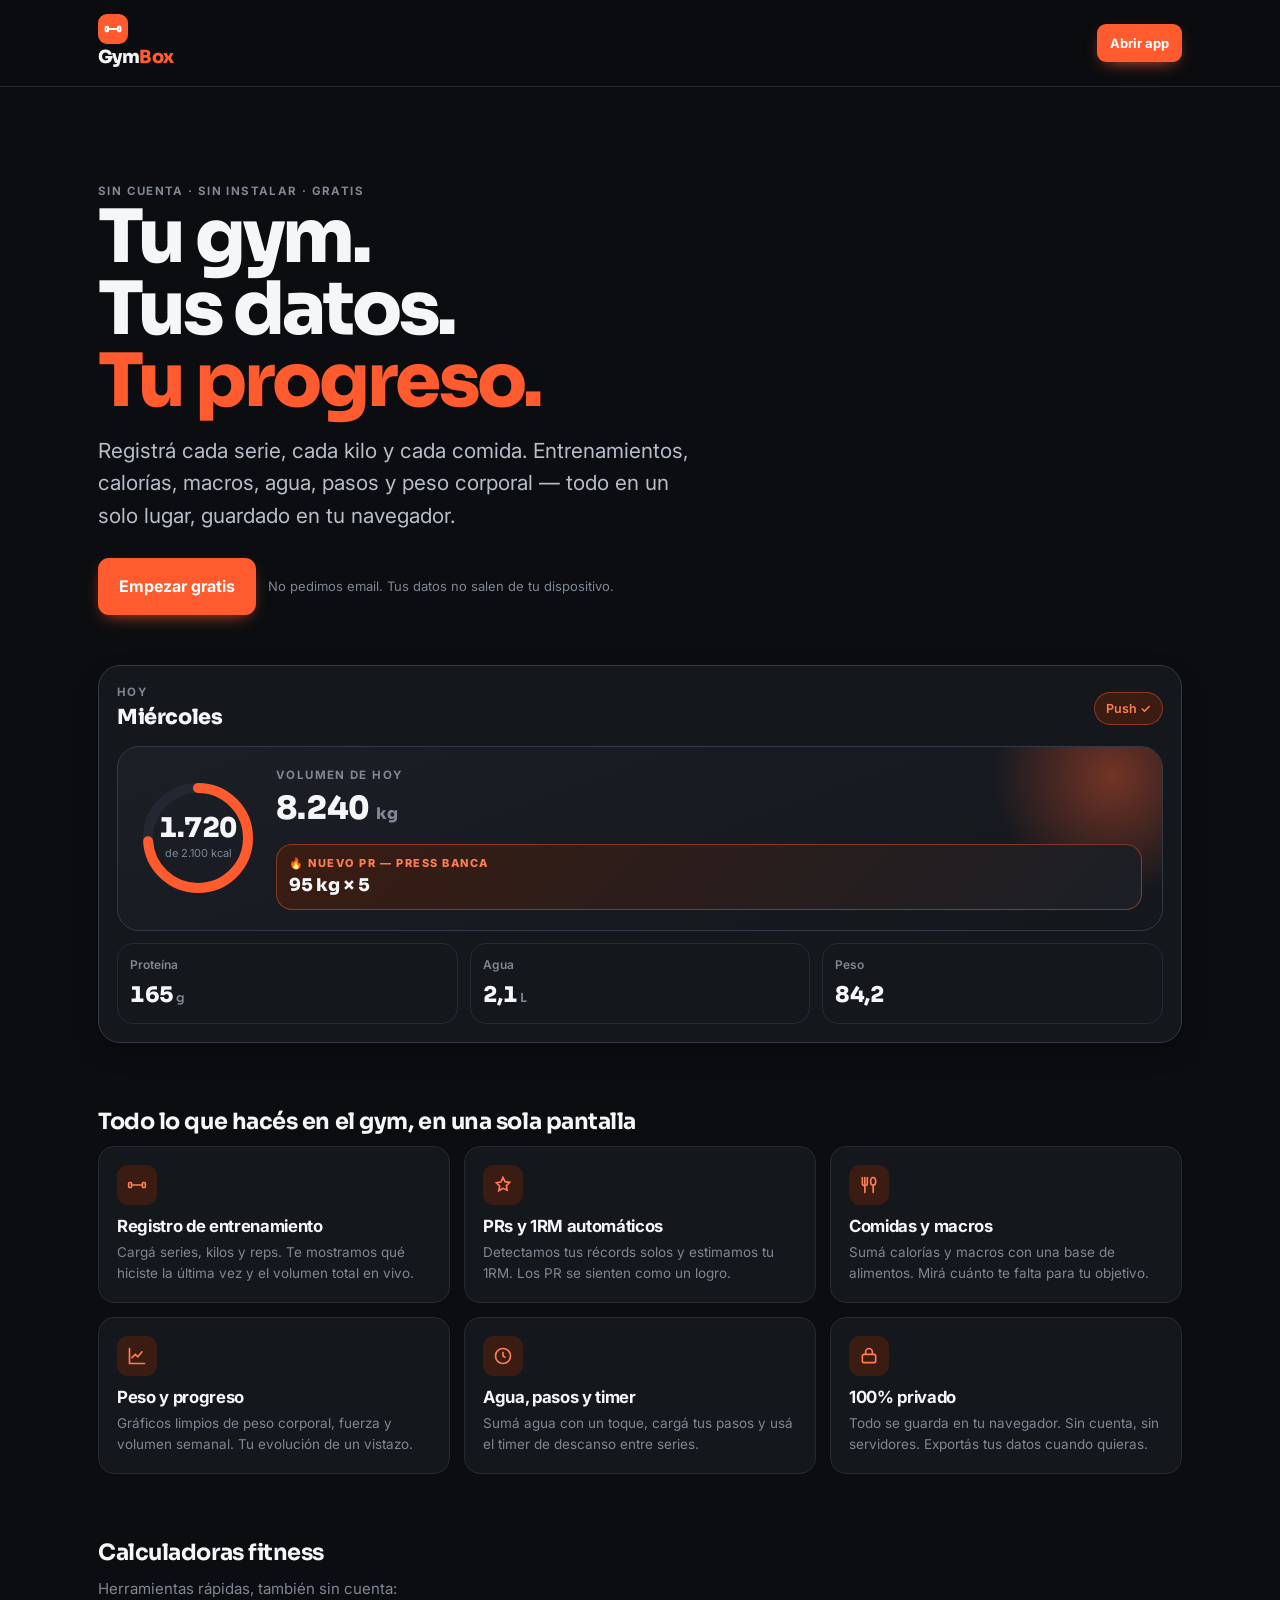
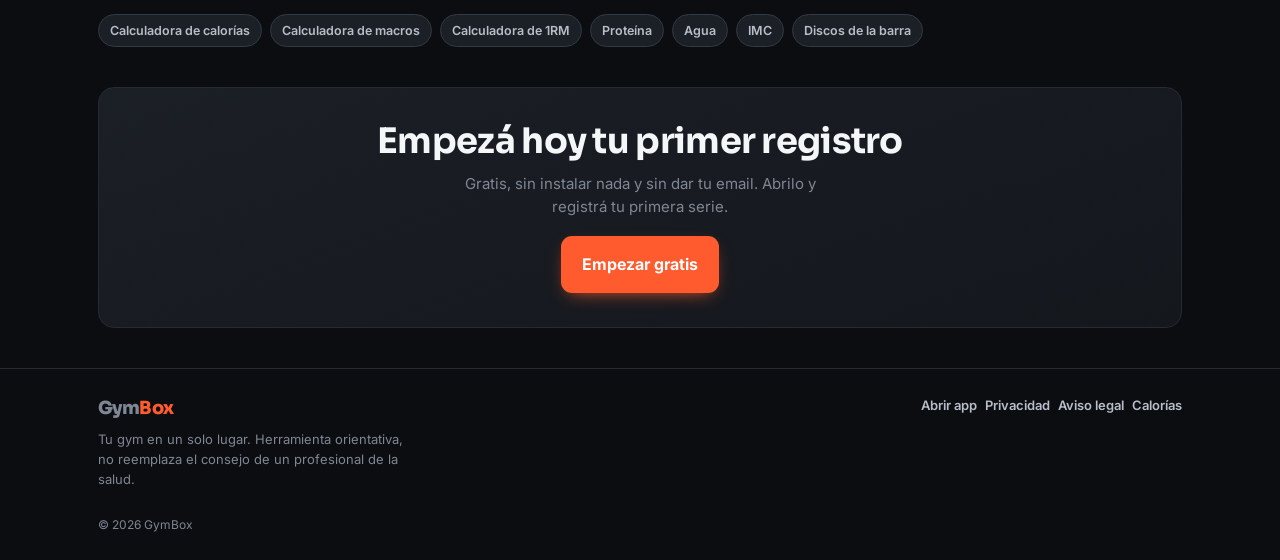
<file: index.html>
<!DOCTYPE html>
<html lang="es-AR">
<head>
  <meta charset="UTF-8" />
  <meta name="viewport" content="width=device-width, initial-scale=1, viewport-fit=cover" />
  <title>GymBox — Tu gym, tus datos, tu progreso | Gratis y sin cuenta</title>
  <meta name="description" content="Registrá entrenamientos, series, pesos, calorías, macros, agua, pasos y peso corporal. Todo guardado en tu navegador, sin cuenta y sin instalar nada. Gratis." />
  <link rel="canonical" href="https://gymbox.app/" />
  <meta name="robots" content="index, follow" />
  <meta name="theme-color" content="#0b0d10" />
  <meta property="og:type" content="website" />
  <meta property="og:site_name" content="GymBox" />
  <meta property="og:title" content="GymBox — Tu gym, tus datos, tu progreso" />
  <meta property="og:description" content="Registrá cada serie, cada kilo y cada comida. Todo en un solo lugar, sin cuenta." />
  <meta property="og:url" content="https://gymbox.app/" />
  <meta property="og:image" content="https://gymbox.app/assets/og-image.png" />
  <meta property="og:locale" content="es_AR" />
  <meta name="twitter:card" content="summary_large_image" />
  <meta name="twitter:title" content="GymBox — Tu gym, tus datos, tu progreso" />
  <meta name="twitter:image" content="https://gymbox.app/assets/og-image.png" />
  <link rel="icon" type="image/svg+xml" href="assets/favicon.svg" />
  <link rel="preconnect" href="https://fonts.googleapis.com" />
  <link rel="preconnect" href="https://fonts.gstatic.com" crossorigin />
  <link rel="stylesheet" href="https://fonts.googleapis.com/css2?family=Inter:wght@400;500;600;700;800&family=Sora:wght@600;700;800&display=swap" />
  <link rel="stylesheet" href="styles.css?v=20260905" />
  <script type="application/ld+json">
  {"@context":"https://schema.org","@type":"WebApplication","name":"GymBox","url":"https://gymbox.app/","applicationCategory":"HealthApplication","operatingSystem":"Web","offers":{"@type":"Offer","price":"0","priceCurrency":"ARS"},"description":"App web gratuita para registrar entrenamientos, comidas y progreso. 100% en el navegador, sin cuenta."}
  </script>
  <!-- TODO ANALYTICS · TODO COOKIES (CMP para AdSense) -->
</head>
<body>
  <header class="lp-header">
    <div class="in">
      <a class="brand" href="/" aria-label="GymBox">
        <span class="brand-mark"><svg viewBox="0 0 24 24" width="18" height="18" fill="none" stroke="currentColor" stroke-width="2.4" stroke-linecap="round" stroke-linejoin="round"><rect x="2" y="9" width="3.5" height="6" rx="1"/><rect x="18.5" y="9" width="3.5" height="6" rx="1"/><path d="M5.5 12h13"/></svg></span>
        <span class="brand-name">Gym<b>Box</b></span>
      </a>
      <a class="btn btn-primary btn-sm" href="app.html">Abrir app</a>
    </div>
  </header>

  <main>
    <section class="lp-hero">
      <div class="eyebrow">Sin cuenta · sin instalar · gratis</div>
      <h1>Tu gym.<br>Tus datos.<br><span class="o">Tu progreso.</span></h1>
      <p>Registrá cada serie, cada kilo y cada comida. Entrenamientos, calorías, macros, agua, pasos y peso corporal — todo en un solo lugar, guardado en tu navegador.</p>
      <div class="lp-cta">
        <a class="btn btn-primary btn-lg" href="app.html">Empezar gratis</a>
        <span class="lp-note">No pedimos email. Tus datos no salen de tu dispositivo.</span>
      </div>
    </section>

    <!-- Composición del producto (mock real con el mismo diseño) -->
    <div class="lp-mock">
      <div class="lp-mockframe" style="padding:18px">
        <div class="between" style="margin-bottom:12px">
          <div><div class="eyebrow">Hoy</div><div class="num" style="font-weight:800;font-size:1.3rem">Miércoles</div></div>
          <span class="chip on">Push ✓</span>
        </div>
        <div class="hero-stat" style="margin-bottom:12px">
          <div class="glow"></div>
          <div class="row" style="gap:18px;align-items:center">
            <div class="ring" style="--sz:120px">
              <svg viewBox="0 0 120 120"><circle class="bg" cx="60" cy="60" r="50" fill="none" stroke-width="10"/><circle class="fg" cx="60" cy="60" r="50" fill="none" stroke-width="10" stroke-dasharray="314" stroke-dashoffset="82"/></svg>
              <div class="center"><div class="big num">1.720</div><div class="lab">de 2.100 kcal</div></div>
            </div>
            <div style="flex:1">
              <div class="eyebrow">Volumen de hoy</div>
              <div class="num" style="font-size:2rem;font-weight:800">8.240 <small style="font-size:.5em;color:var(--ink-mute)">kg</small></div>
              <div class="pr" style="margin-top:10px;padding:10px 12px"><div class="tag">🔥 NUEVO PR — PRESS BANCA</div><div class="num" style="font-weight:800;font-size:1.1rem">95 kg × 5</div></div>
            </div>
          </div>
        </div>
        <div class="grid g3">
          <div class="panel" style="padding:12px"><div class="stat"><span class="k">Proteína</span><span class="v num">165<small> g</small></span></div></div>
          <div class="panel" style="padding:12px"><div class="stat"><span class="k">Agua</span><span class="v num">2,1<small> L</small></span></div></div>
          <div class="panel" style="padding:12px"><div class="stat"><span class="k">Peso</span><span class="v num">84,2</span></div></div>
        </div>
      </div>
    </div>

    <section class="lp-section">
      <div class="section-h"><h2 style="font-size:1.4rem">Todo lo que hacés en el gym, en una sola pantalla</h2></div>
      <div class="lp-features">
        <div class="lp-feat"><div class="fi"><svg viewBox="0 0 24 24" width="20" height="20" fill="none" stroke="currentColor" stroke-width="2" stroke-linecap="round"><rect x="2" y="9" width="3.5" height="6" rx="1"/><rect x="18.5" y="9" width="3.5" height="6" rx="1"/><path d="M5.5 12h13"/></svg></div><h3>Registro de entrenamiento</h3><p>Cargá series, kilos y reps. Te mostramos qué hiciste la última vez y el volumen total en vivo.</p></div>
        <div class="lp-feat"><div class="fi"><svg viewBox="0 0 24 24" width="20" height="20" fill="none" stroke="currentColor" stroke-width="2" stroke-linecap="round"><path d="M12 3l2.5 5 5.5.8-4 3.9 1 5.5L12 16l-5 2.7 1-5.5-4-3.9 5.5-.8z"/></svg></div><h3>PRs y 1RM automáticos</h3><p>Detectamos tus récords solos y estimamos tu 1RM. Los PR se sienten como un logro.</p></div>
        <div class="lp-feat"><div class="fi"><svg viewBox="0 0 24 24" width="20" height="20" fill="none" stroke="currentColor" stroke-width="2" stroke-linecap="round"><path d="M4 3v7a3 3 0 0 0 6 0V3M7 3v18M17 3c-1.5 0-3 1.5-3 5s1.5 4 3 4 3-1 3-4-1.5-5-3-5zM17 12v9"/></svg></div><h3>Comidas y macros</h3><p>Sumá calorías y macros con una base de alimentos. Mirá cuánto te falta para tu objetivo.</p></div>
        <div class="lp-feat"><div class="fi"><svg viewBox="0 0 24 24" width="20" height="20" fill="none" stroke="currentColor" stroke-width="2" stroke-linecap="round"><path d="M3 3v18h18"/><path d="M6 14l4-4 3 3 5-6"/></svg></div><h3>Peso y progreso</h3><p>Gráficos limpios de peso corporal, fuerza y volumen semanal. Tu evolución de un vistazo.</p></div>
        <div class="lp-feat"><div class="fi"><svg viewBox="0 0 24 24" width="20" height="20" fill="none" stroke="currentColor" stroke-width="2"><circle cx="12" cy="12" r="9"/><path d="M12 7v5l3 2"/></svg></div><h3>Agua, pasos y timer</h3><p>Sumá agua con un toque, cargá tus pasos y usá el timer de descanso entre series.</p></div>
        <div class="lp-feat"><div class="fi"><svg viewBox="0 0 24 24" width="20" height="20" fill="none" stroke="currentColor" stroke-width="2"><rect x="4" y="10" width="16" height="10" rx="2"/><path d="M8 10V7a4 4 0 0 1 8 0v3"/></svg></div><h3>100% privado</h3><p>Todo se guarda en tu navegador. Sin cuenta, sin servidores. Exportás tus datos cuando quieras.</p></div>
      </div>
    </section>

    <section class="lp-section" style="padding-top:0">
      <div class="section-h"><h2 style="font-size:1.4rem">Calculadoras fitness</h2></div>
      <p class="muted" style="margin-bottom:14px">Herramientas rápidas, también sin cuenta:</p>
      <div class="lp-list">
        <a class="chip" href="calculadora-calorias.html">Calculadora de calorías</a>
        <a class="chip" href="calculadora-macros.html">Calculadora de macros</a>
        <a class="chip" href="calculadora-1rm.html">Calculadora de 1RM</a>
        <a class="chip" href="app.html#/calc/proteina">Proteína</a>
        <a class="chip" href="app.html#/calc/agua">Agua</a>
        <a class="chip" href="app.html#/calc/imc">IMC</a>
        <a class="chip" href="app.html#/calc/discos">Discos de la barra</a>
      </div>
    </section>

    <section class="lp-section" style="text-align:center;padding-top:0">
      <div class="panel" style="padding:34px 20px;background:linear-gradient(160deg,var(--surface-2),var(--surface))">
        <h2 style="font-family:var(--disp);font-size:clamp(1.6rem,5vw,2.2rem)">Empezá hoy tu primer registro</h2>
        <p class="muted" style="max-width:40ch;margin:10px auto 18px">Gratis, sin instalar nada y sin dar tu email. Abrilo y registrá tu primera serie.</p>
        <a class="btn btn-primary btn-lg" href="app.html">Empezar gratis</a>
      </div>
    </section>
  </main>

  <footer class="lp-foot">
    <div class="in">
      <div>
        <span class="brand-name">Gym<b>Box</b></span>
        <div class="muted" style="margin-top:6px;max-width:40ch">Tu gym en un solo lugar. Herramienta orientativa, no reemplaza el consejo de un profesional de la salud.</div>
      </div>
      <nav class="lp-list">
        <a href="app.html">Abrir app</a>
        <a href="privacidad.html">Privacidad</a>
        <a href="aviso-legal.html">Aviso legal</a>
        <a href="calculadora-calorias.html">Calorías</a>
      </nav>
    </div>
    <div class="in" style="padding-top:0"><span class="muted" style="font-size:12px">© <span id="y">2026</span> GymBox</span></div>
  </footer>
  <script>document.getElementById("y").textContent=new Date().getFullYear();</script>
</body>
</html>
</file>
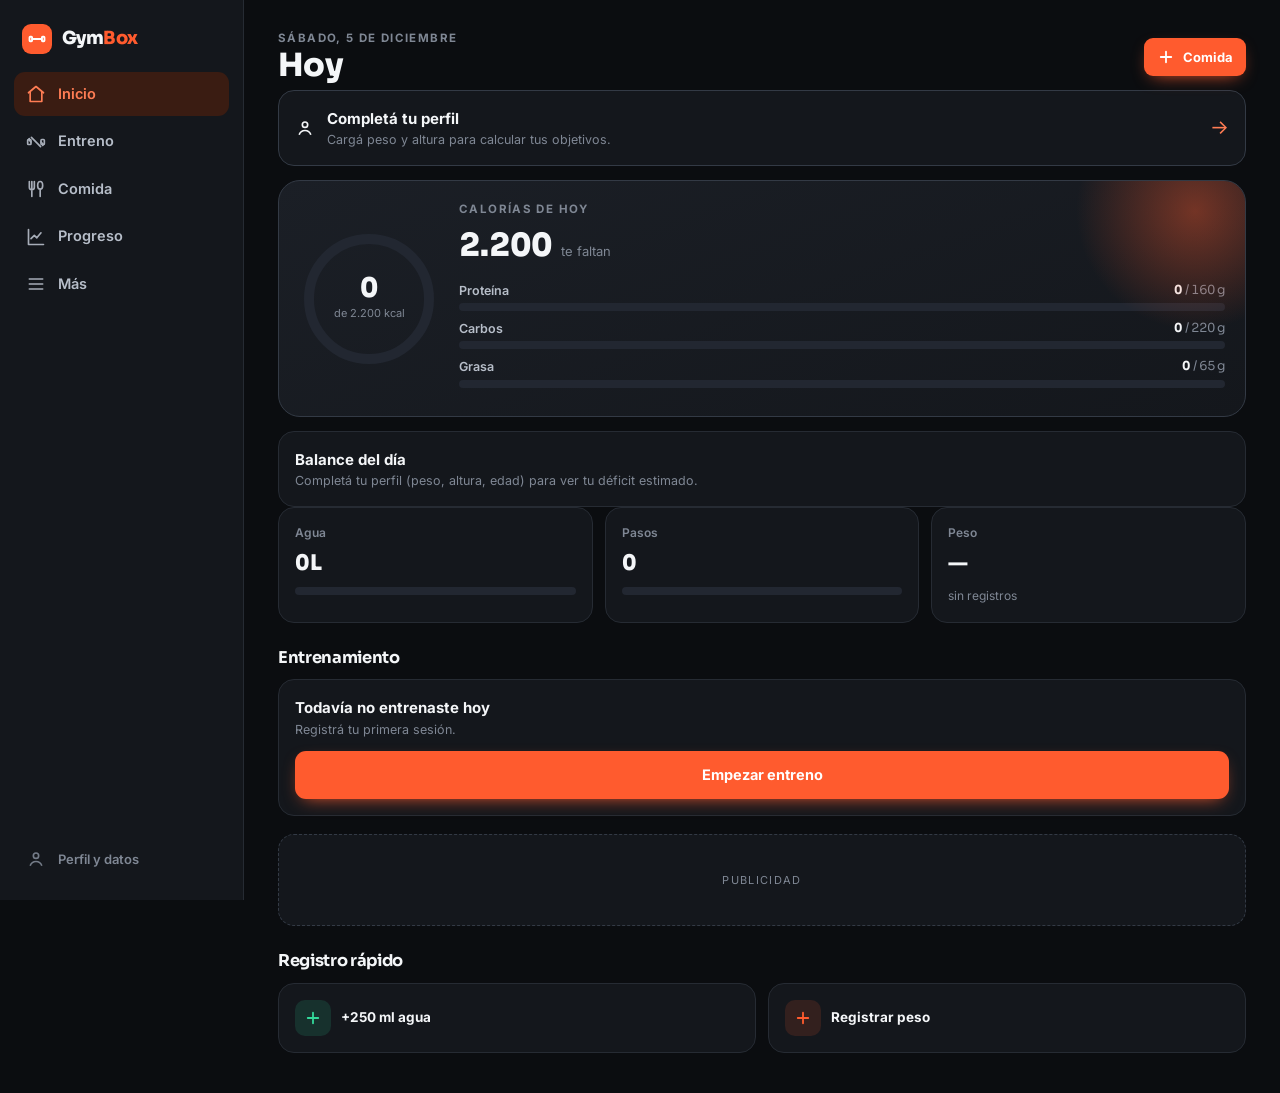
<file: app.html>
<!DOCTYPE html>
<html lang="es-AR">
<head>
  <meta charset="UTF-8" />
  <meta name="viewport" content="width=device-width, initial-scale=1, viewport-fit=cover" />
  <title>GymBox — Tu gym, tus datos, tu progreso</title>
  <meta name="description" content="Registrá entrenamientos, comidas, peso y progreso. Todo en tu navegador, sin cuenta." />
  <meta name="robots" content="noindex, follow" />
  <meta name="theme-color" content="#0b0d10" />
  <link rel="icon" type="image/svg+xml" href="assets/favicon.svg" />
  <link rel="manifest" href="manifest.webmanifest" />
  <link rel="preconnect" href="https://fonts.googleapis.com" />
  <link rel="preconnect" href="https://fonts.gstatic.com" crossorigin />
  <link rel="stylesheet" href="https://fonts.googleapis.com/css2?family=Inter:wght@400;500;600;700;800&family=Sora:wght@600;700;800&display=swap" />
  <link rel="stylesheet" href="styles.css?v=20260905" />
</head>
<body>
  <noscript>
    <div style="padding:24px;text-align:center;color:#f4f6f8">
      GymBox necesita JavaScript para funcionar. Activalo para registrar tus entrenamientos.
    </div>
  </noscript>

  <script defer src="js/calc.js?v=20260905"></script>
  <script defer src="js/store.js?v=20260905"></script>
  <script defer src="js/foods.js?v=20260905"></script>
  <script defer src="js/ui.js?v=20260905"></script>
  <script defer src="js/ejercicios.js?v=20260905"></script>
  <script defer src="js/views-inicio.js?v=20260905"></script>
  <script defer src="js/views-entreno.js?v=20260905"></script>
  <script defer src="js/views-comida.js?v=20260905"></script>
  <script defer src="js/views-progreso.js?v=20260905"></script>
  <script defer src="js/views-mas.js?v=20260905"></script>
  <script defer src="js/app.js?v=20260905"></script>
</body>
</html>
</file>
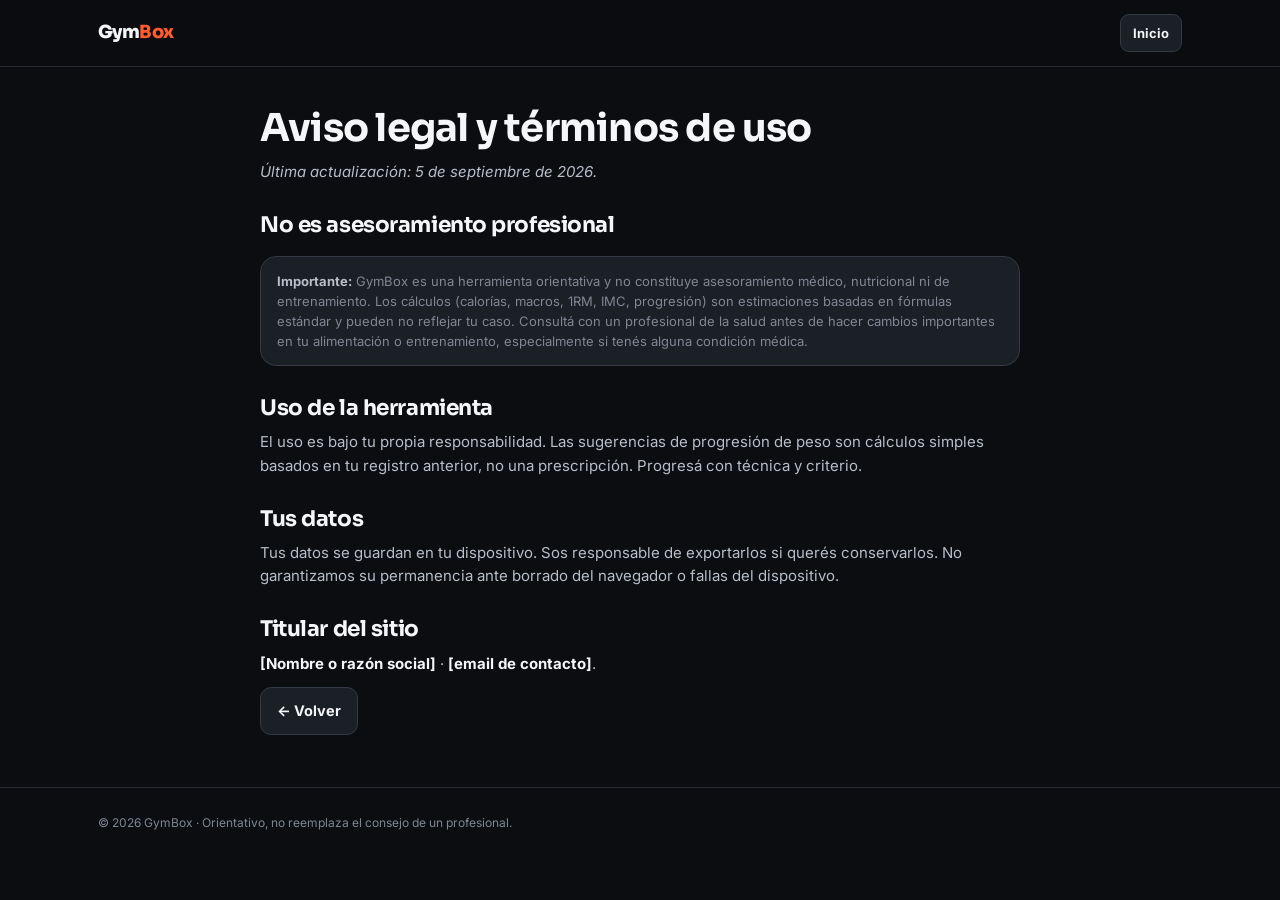
<file: aviso-legal.html>
<!DOCTYPE html>
<html lang="es-AR">
<head>
  <meta charset="UTF-8" />
  <meta name="viewport" content="width=device-width, initial-scale=1" />
  <title>Aviso legal | GymBox</title>
  <meta name="description" content="Aviso legal y términos de uso de GymBox." />
  <meta name="robots" content="noindex, follow" />
  <link rel="canonical" href="https://gymbox.app/aviso-legal.html" />
  <link rel="icon" type="image/svg+xml" href="assets/favicon.svg" />
  <link rel="preconnect" href="https://fonts.googleapis.com" />
  <link rel="preconnect" href="https://fonts.gstatic.com" crossorigin />
  <link rel="stylesheet" href="https://fonts.googleapis.com/css2?family=Inter:wght@400;500;600;700;800&family=Sora:wght@600;700;800&display=swap" />
  <link rel="stylesheet" href="styles.css?v=20260905" />
</head>
<body>
  <header class="lp-header"><div class="in"><a class="brand" href="index.html"><span class="brand-name">Gym<b>Box</b></span></a><a class="btn btn-ghost btn-sm" href="index.html">Inicio</a></div></header>
  <main class="lp-section"><div class="prose">
    <h1>Aviso legal y términos de uso</h1>
    <p><em>Última actualización: 5 de septiembre de 2026.</em></p>
    <h2>No es asesoramiento profesional</h2>
    <div class="disclaimer"><strong>Importante:</strong> GymBox es una herramienta orientativa y no constituye asesoramiento médico, nutricional ni de entrenamiento. Los cálculos (calorías, macros, 1RM, IMC, progresión) son estimaciones basadas en fórmulas estándar y pueden no reflejar tu caso. Consultá con un profesional de la salud antes de hacer cambios importantes en tu alimentación o entrenamiento, especialmente si tenés alguna condición médica.</div>
    <h2>Uso de la herramienta</h2>
    <p>El uso es bajo tu propia responsabilidad. Las sugerencias de progresión de peso son cálculos simples basados en tu registro anterior, no una prescripción. Progresá con técnica y criterio.</p>
    <h2>Tus datos</h2>
    <p>Tus datos se guardan en tu dispositivo. Sos responsable de exportarlos si querés conservarlos. No garantizamos su permanencia ante borrado del navegador o fallas del dispositivo.</p>
    <h2>Titular del sitio</h2>
    <p><!-- TODO OWNER: nombre/razón social y contacto. --><strong>[Nombre o razón social]</strong> · <strong>[email de contacto]</strong>.</p>
    <p><a class="btn btn-ghost" href="index.html">← Volver</a></p>
  </div></main>
  <footer class="lp-foot"><div class="in"><span class="muted" style="font-size:12px">© 2026 GymBox · Orientativo, no reemplaza el consejo de un profesional.</span></div></footer>
</body>
</html>
</file>
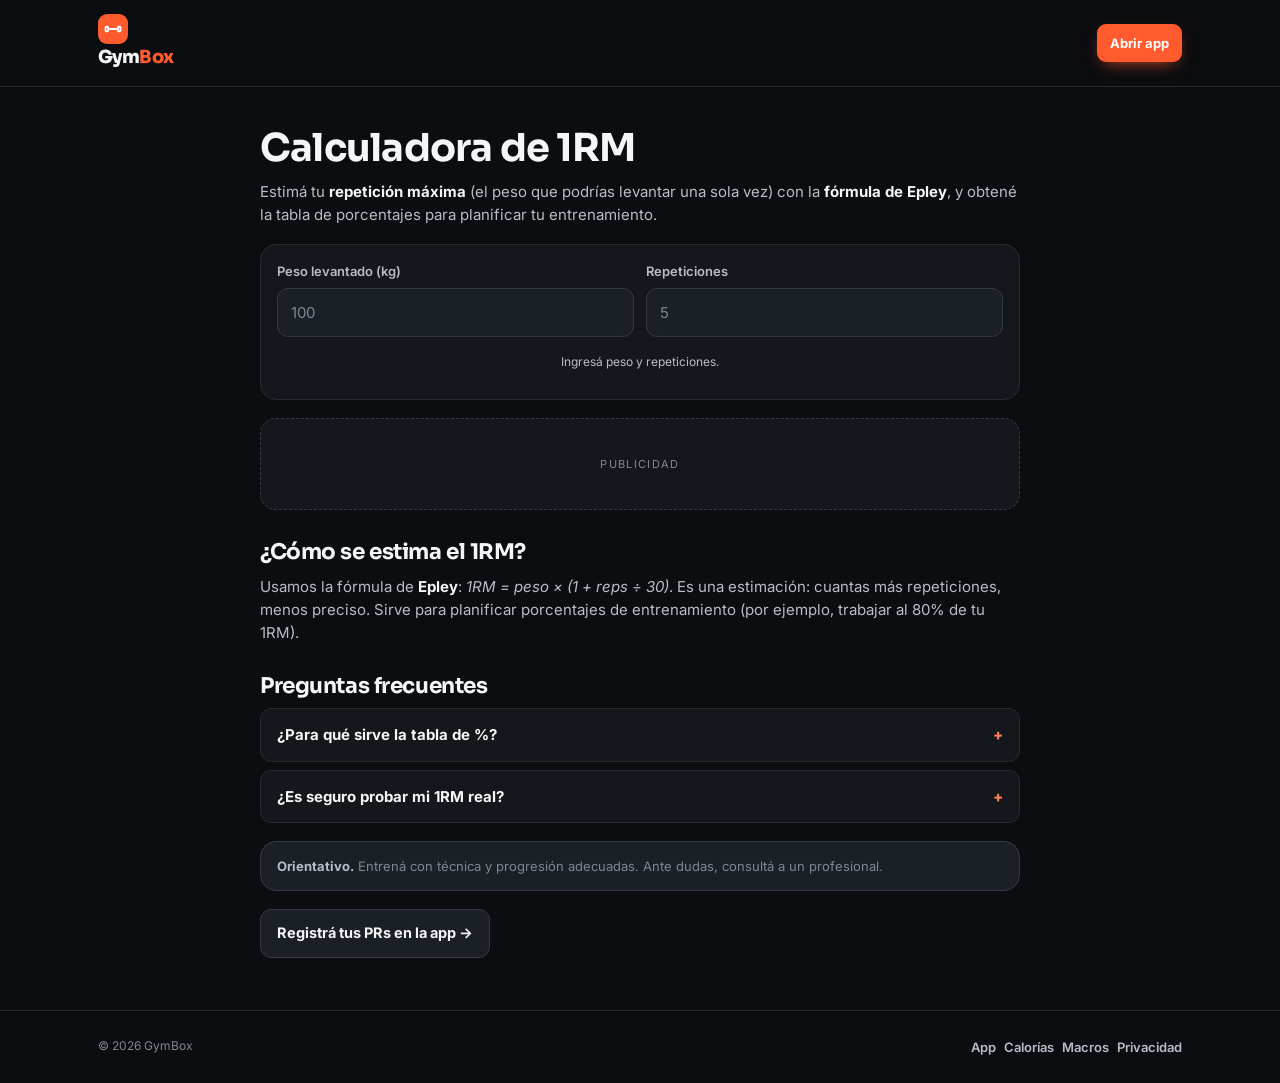
<file: calculadora-1rm.html>
<!DOCTYPE html>
<html lang="es-AR">
<head>
  <meta charset="UTF-8" />
  <meta name="viewport" content="width=device-width, initial-scale=1, viewport-fit=cover" />
  <title>Calculadora de 1RM (repetición máxima) gratis | GymBox</title>
  <meta name="description" content="Calculá tu 1RM (peso máximo) con la fórmula de Epley y obtené la tabla de porcentajes para entrenar. Gratis y sin registro." />
  <link rel="canonical" href="https://gymbox.app/calculadora-1rm.html" />
  <meta name="robots" content="index, follow" />
  <meta name="theme-color" content="#0b0d10" />
  <meta property="og:title" content="Calculadora de 1RM (peso máximo)" />
  <meta property="og:image" content="https://gymbox.app/assets/og-image.png" />
  <link rel="icon" type="image/svg+xml" href="assets/favicon.svg" />
  <link rel="preconnect" href="https://fonts.googleapis.com" />
  <link rel="preconnect" href="https://fonts.gstatic.com" crossorigin />
  <link rel="stylesheet" href="https://fonts.googleapis.com/css2?family=Inter:wght@400;500;600;700;800&family=Sora:wght@600;700;800&display=swap" />
  <link rel="stylesheet" href="styles.css?v=20260905" />
  <script type="application/ld+json">{"@context":"https://schema.org","@type":"FAQPage","mainEntity":[{"@type":"Question","name":"¿Qué es el 1RM?","acceptedAnswer":{"@type":"Answer","text":"El 1RM (una repetición máxima) es el peso máximo que podés levantar una sola vez en un ejercicio. Se puede estimar a partir de un peso y las repeticiones logradas con la fórmula de Epley."}}]}</script>
</head>
<body>
  <header class="lp-header"><div class="in">
    <a class="brand" href="index.html"><span class="brand-mark"><svg viewBox="0 0 24 24" width="18" height="18" fill="none" stroke="currentColor" stroke-width="2.4" stroke-linecap="round"><rect x="2" y="9" width="3.5" height="6" rx="1"/><rect x="18.5" y="9" width="3.5" height="6" rx="1"/><path d="M5.5 12h13"/></svg></span><span class="brand-name">Gym<b>Box</b></span></a>
    <a class="btn btn-primary btn-sm" href="app.html">Abrir app</a>
  </div></header>

  <main class="lp-section">
    <div class="prose">
      <h1>Calculadora de 1RM</h1>
      <p>Estimá tu <strong>repetición máxima</strong> (el peso que podrías levantar una sola vez) con la <strong>fórmula de Epley</strong>, y obtené la tabla de porcentajes para planificar tu entrenamiento.</p>

      <div class="panel" style="margin:18px 0">
        <div class="grid g2">
          <div class="field"><label for="peso">Peso levantado (kg)</label><input id="peso" class="input" inputmode="decimal" placeholder="100"></div>
          <div class="field"><label for="reps">Repeticiones</label><input id="reps" class="input" inputmode="numeric" placeholder="5"></div>
        </div>
        <div id="out" style="margin-top:16px"></div>
      </div>
      <div class="ad">Publicidad</div>

      <h2>¿Cómo se estima el 1RM?</h2>
      <p>Usamos la fórmula de <strong>Epley</strong>: <em>1RM = peso × (1 + reps ÷ 30)</em>. Es una estimación: cuantas más repeticiones, menos preciso. Sirve para planificar porcentajes de entrenamiento (por ejemplo, trabajar al 80% de tu 1RM).</p>

      <h2>Preguntas frecuentes</h2>
      <div class="faq">
        <details><summary>¿Para qué sirve la tabla de %?</summary><p>Muchos programas de fuerza indican el peso como % del 1RM. La tabla te dice cuántos kilos poner para cada porcentaje.</p></details>
        <details><summary>¿Es seguro probar mi 1RM real?</summary><p>Estimarlo con esta fórmula evita el riesgo de intentar un máximo real sin preparación ni asistencia. Progresá de a poco.</p></details>
      </div>
      <div class="disclaimer"><strong>Orientativo.</strong> Entrená con técnica y progresión adecuadas. Ante dudas, consultá a un profesional.</div>
      <p><a class="btn btn-ghost" href="app.html">Registrá tus PRs en la app →</a></p>
    </div>
  </main>

  <footer class="lp-foot"><div class="in"><span class="muted" style="font-size:12px">© <span id="y"></span> GymBox</span><nav class="lp-list"><a href="app.html">App</a><a href="calculadora-calorias.html">Calorías</a><a href="calculadora-macros.html">Macros</a><a href="privacidad.html">Privacidad</a></nav></div></footer>

  <script defer src="js/calc.js?v=20260905"></script>
  <script defer>
  window.addEventListener("DOMContentLoaded", function () {
    document.getElementById("y").textContent=new Date().getFullYear();
    var C=window.GYM.calc;
    function val(id){return document.getElementById(id).value;}
    ["peso","reps"].forEach(function(id){document.getElementById(id).addEventListener("input",upd);});
    function upd(){
      var out=document.getElementById("out");
      var rm=C.oneRM(val("peso"),val("reps"));
      if(rm<=0){out.innerHTML='<p class="hint" style="text-align:center">Ingresá peso y repeticiones.</p>';return;}
      var rows=C.tabla1RM(rm).map(function(t){return '<div class="lrow"><div class="main"><div class="t">'+t.pct+'%</div></div><div class="end num">'+t.peso+' kg</div></div>';}).join("");
      out.innerHTML='<div class="hero-stat"><div class="glow"></div><div style="text-align:center;position:relative"><div class="eyebrow">1RM estimado</div><div style="margin-top:4px"><span class="num" style="font-size:3rem;font-weight:800;color:var(--accent-2)">'+rm+'</span> <span class="muted">kg</span></div></div></div>'
        +'<div class="list panel" style="margin-top:12px">'+rows+'</div>';
    }
    upd();
  });
  </script>
</body>
</html>
</file>
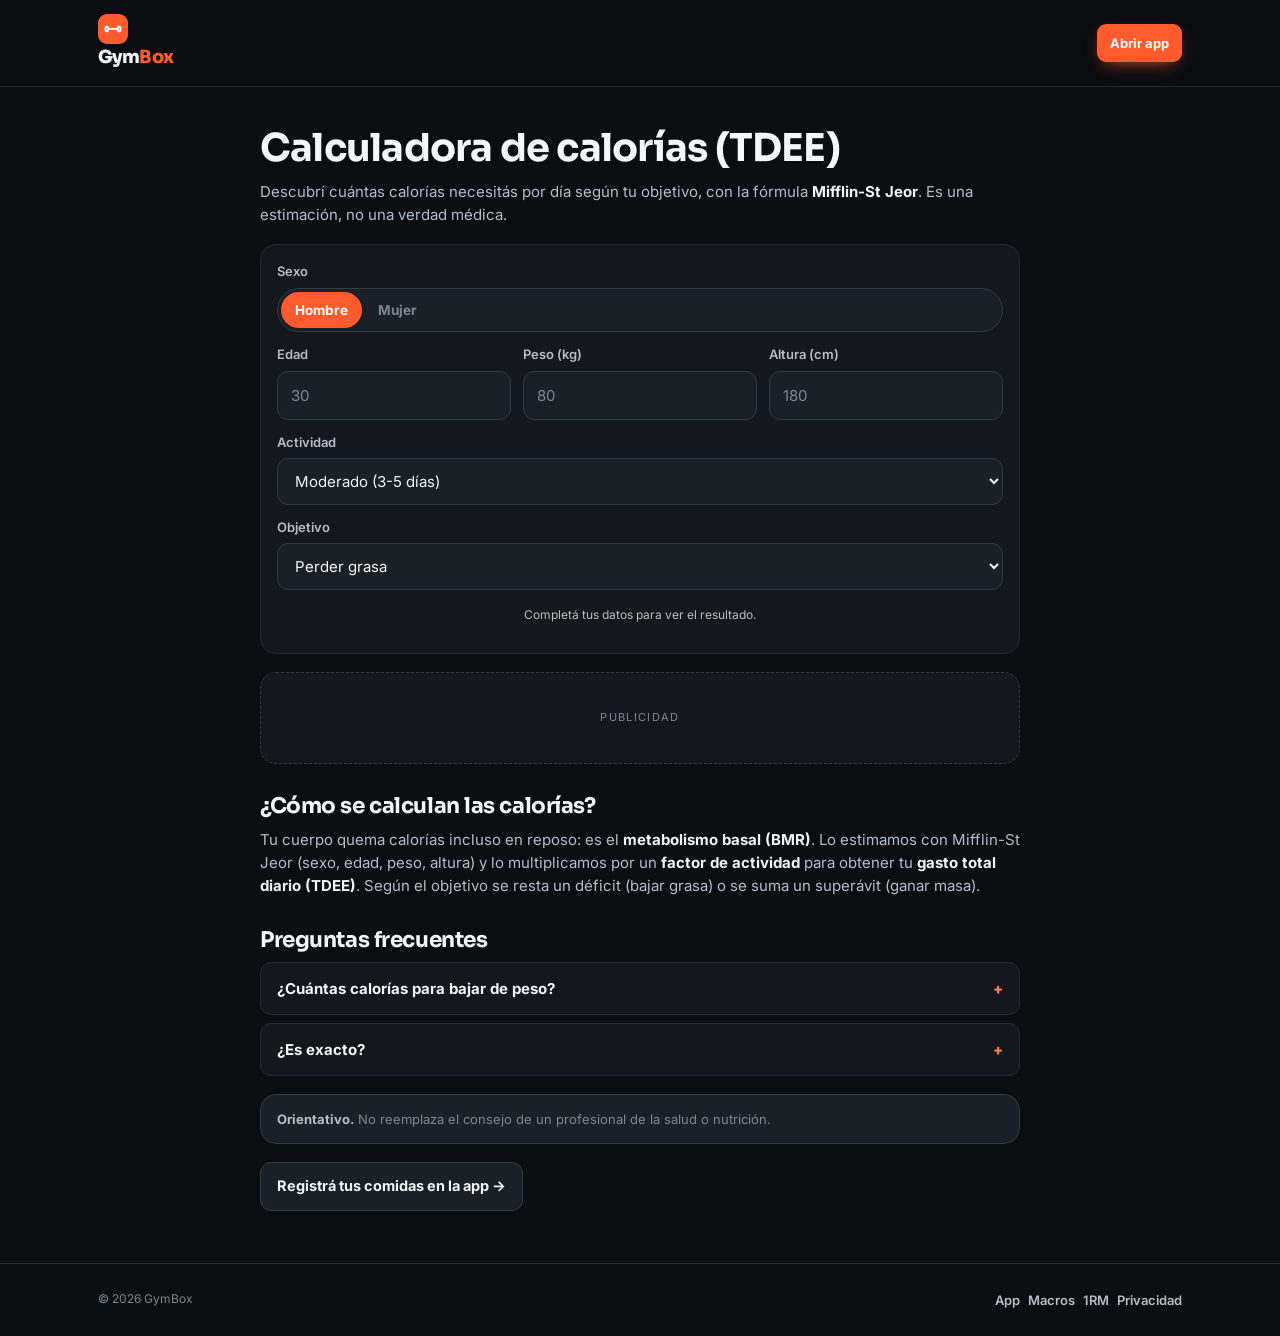
<file: calculadora-calorias.html>
<!DOCTYPE html>
<html lang="es-AR">
<head>
  <meta charset="UTF-8" />
  <meta name="viewport" content="width=device-width, initial-scale=1, viewport-fit=cover" />
  <title>Calculadora de calorías (TDEE) gratis | GymBox</title>
  <meta name="description" content="Calculá cuántas calorías necesitás por día según tu objetivo con la fórmula Mifflin-St Jeor. Gratis, sin registro." />
  <link rel="canonical" href="https://gymbox.app/calculadora-calorias.html" />
  <meta name="robots" content="index, follow" />
  <meta name="theme-color" content="#0b0d10" />
  <meta property="og:title" content="Calculadora de calorías (TDEE)" />
  <meta property="og:description" content="Cuántas calorías necesitás por día según tu objetivo. Gratis." />
  <meta property="og:image" content="https://gymbox.app/assets/og-image.png" />
  <link rel="icon" type="image/svg+xml" href="assets/favicon.svg" />
  <link rel="preconnect" href="https://fonts.googleapis.com" />
  <link rel="preconnect" href="https://fonts.gstatic.com" crossorigin />
  <link rel="stylesheet" href="https://fonts.googleapis.com/css2?family=Inter:wght@400;500;600;700;800&family=Sora:wght@600;700;800&display=swap" />
  <link rel="stylesheet" href="styles.css?v=20260905" />
  <script type="application/ld+json">
  {"@context":"https://schema.org","@type":"FAQPage","mainEntity":[
    {"@type":"Question","name":"¿Cómo calcular cuántas calorías necesito por día?","acceptedAnswer":{"@type":"Answer","text":"Se calcula el metabolismo basal (BMR) con Mifflin-St Jeor a partir de sexo, edad, peso y altura, se multiplica por un factor de actividad para obtener el gasto total (TDEE) y se ajusta según el objetivo: déficit para bajar grasa, superávit para ganar masa."}},
    {"@type":"Question","name":"¿Cuántas calorías para bajar de peso?","acceptedAnswer":{"@type":"Answer","text":"Un déficit del 10 al 20 % sobre tu TDEE suele ser sostenible. La calculadora te muestra el número según tu objetivo."}}
  ]}
  </script>
</head>
<body>
  <header class="lp-header"><div class="in">
    <a class="brand" href="index.html"><span class="brand-mark"><svg viewBox="0 0 24 24" width="18" height="18" fill="none" stroke="currentColor" stroke-width="2.4" stroke-linecap="round"><rect x="2" y="9" width="3.5" height="6" rx="1"/><rect x="18.5" y="9" width="3.5" height="6" rx="1"/><path d="M5.5 12h13"/></svg></span><span class="brand-name">Gym<b>Box</b></span></a>
    <a class="btn btn-primary btn-sm" href="app.html">Abrir app</a>
  </div></header>

  <main class="lp-section">
    <div class="prose">
      <h1>Calculadora de calorías (TDEE)</h1>
      <p>Descubrí cuántas calorías necesitás por día según tu objetivo, con la fórmula <strong>Mifflin-St Jeor</strong>. Es una estimación, no una verdad médica.</p>

      <div class="panel" style="margin:18px 0">
        <div class="field"><span class="lab">Sexo</span>
          <div class="seg" id="sexo"><button data-v="hombre" class="on">Hombre</button><button data-v="mujer">Mujer</button></div>
        </div>
        <div class="grid g3" style="margin-top:12px">
          <div class="field"><label for="edad">Edad</label><input id="edad" class="input" inputmode="numeric" placeholder="30"></div>
          <div class="field"><label for="peso">Peso (kg)</label><input id="peso" class="input" inputmode="decimal" placeholder="80"></div>
          <div class="field"><label for="altura">Altura (cm)</label><input id="altura" class="input" inputmode="numeric" placeholder="180"></div>
        </div>
        <div class="field" style="margin-top:12px"><label for="act">Actividad</label><select id="act" class="input"></select></div>
        <div class="field" style="margin-top:12px"><label for="obj">Objetivo</label><select id="obj" class="input"></select></div>
        <div id="out" style="margin-top:16px"></div>
      </div>
      <div class="ad">Publicidad</div>

      <h2>¿Cómo se calculan las calorías?</h2>
      <p>Tu cuerpo quema calorías incluso en reposo: es el <strong>metabolismo basal (BMR)</strong>. Lo estimamos con Mifflin-St Jeor (sexo, edad, peso, altura) y lo multiplicamos por un <strong>factor de actividad</strong> para obtener tu <strong>gasto total diario (TDEE)</strong>. Según el objetivo se resta un déficit (bajar grasa) o se suma un superávit (ganar masa).</p>

      <h2>Preguntas frecuentes</h2>
      <div class="faq">
        <details><summary>¿Cuántas calorías para bajar de peso?</summary><p>Un déficit del 10 al 20 % sobre tu TDEE suele ser sostenible. Ajustá según cómo respondés.</p></details>
        <details><summary>¿Es exacto?</summary><p>Es una estimación basada en fórmulas estándar. El gasto real varía por persona. Usalo como punto de partida.</p></details>
      </div>
      <div class="disclaimer"><strong>Orientativo.</strong> No reemplaza el consejo de un profesional de la salud o nutrición.</div>
      <p><a class="btn btn-ghost" href="app.html">Registrá tus comidas en la app →</a></p>
    </div>
  </main>

  <footer class="lp-foot"><div class="in"><span class="muted" style="font-size:12px">© <span id="y"></span> GymBox</span><nav class="lp-list"><a href="app.html">App</a><a href="calculadora-macros.html">Macros</a><a href="calculadora-1rm.html">1RM</a><a href="privacidad.html">Privacidad</a></nav></div></footer>

  <script defer src="js/calc.js?v=20260905"></script>
  <script defer>window.addEventListener("DOMContentLoaded",function(){document.getElementById("y").textContent=new Date().getFullYear();});</script>
  <script defer>
  window.addEventListener("DOMContentLoaded", function () {
    var C = window.GYM.calc, sexo = "hombre";
    function opt(map, id){ var s=document.getElementById(id); Object.keys(map).forEach(function(k){ var o=document.createElement("option"); o.value=k; o.textContent=map[k].label; s.appendChild(o); }); }
    opt(C.ACTIVIDAD,"act"); opt(C.OBJETIVOS,"obj"); document.getElementById("act").value="moderado";
    document.querySelectorAll("#sexo button").forEach(function(b){ b.addEventListener("click",function(){ document.querySelectorAll("#sexo button").forEach(function(x){x.classList.remove("on");}); b.classList.add("on"); sexo=b.dataset.v; upd(); }); });
    ["edad","peso","altura"].forEach(function(id){ document.getElementById(id).addEventListener("input",upd); });
    document.getElementById("act").addEventListener("change",upd); document.getElementById("obj").addEventListener("change",upd);
    function val(id){ return document.getElementById(id).value; }
    function upd(){
      var out=document.getElementById("out");
      if(!val("edad")||!val("peso")||!val("altura")){ out.innerHTML='<p class="hint" style="text-align:center">Completá tus datos para ver el resultado.</p>'; return; }
      var c=C.calorias({sexo:sexo,edad:val("edad"),peso:val("peso"),altura:val("altura"),actividad:val("act"),objetivo:val("obj")});
      out.innerHTML='<div class="hero-stat"><div class="glow"></div><div style="text-align:center;position:relative"><div class="eyebrow">'+C.OBJETIVOS[val("obj")].label+'</div><div style="margin-top:4px"><span class="num" style="font-size:3rem;font-weight:800;color:var(--accent-2)">'+fmt(c.objetivo)+'</span> <span class="muted">kcal / día</span></div></div></div>'
        +'<div class="grid g2" style="margin-top:12px"><div class="panel" style="padding:12px"><div class="stat"><span class="k">Mantenimiento</span><span class="v num">'+fmt(c.tdee)+' kcal</span></div></div><div class="panel" style="padding:12px"><div class="stat"><span class="k">Metabolismo basal</span><span class="v num">'+fmt(c.bmr)+' kcal</span></div></div></div>';
    }
    function fmt(n){ try{return new Intl.NumberFormat("es-AR").format(Math.round(n));}catch(e){return Math.round(n);} }
    upd();
  });
  </script>
</body>
</html>
</file>
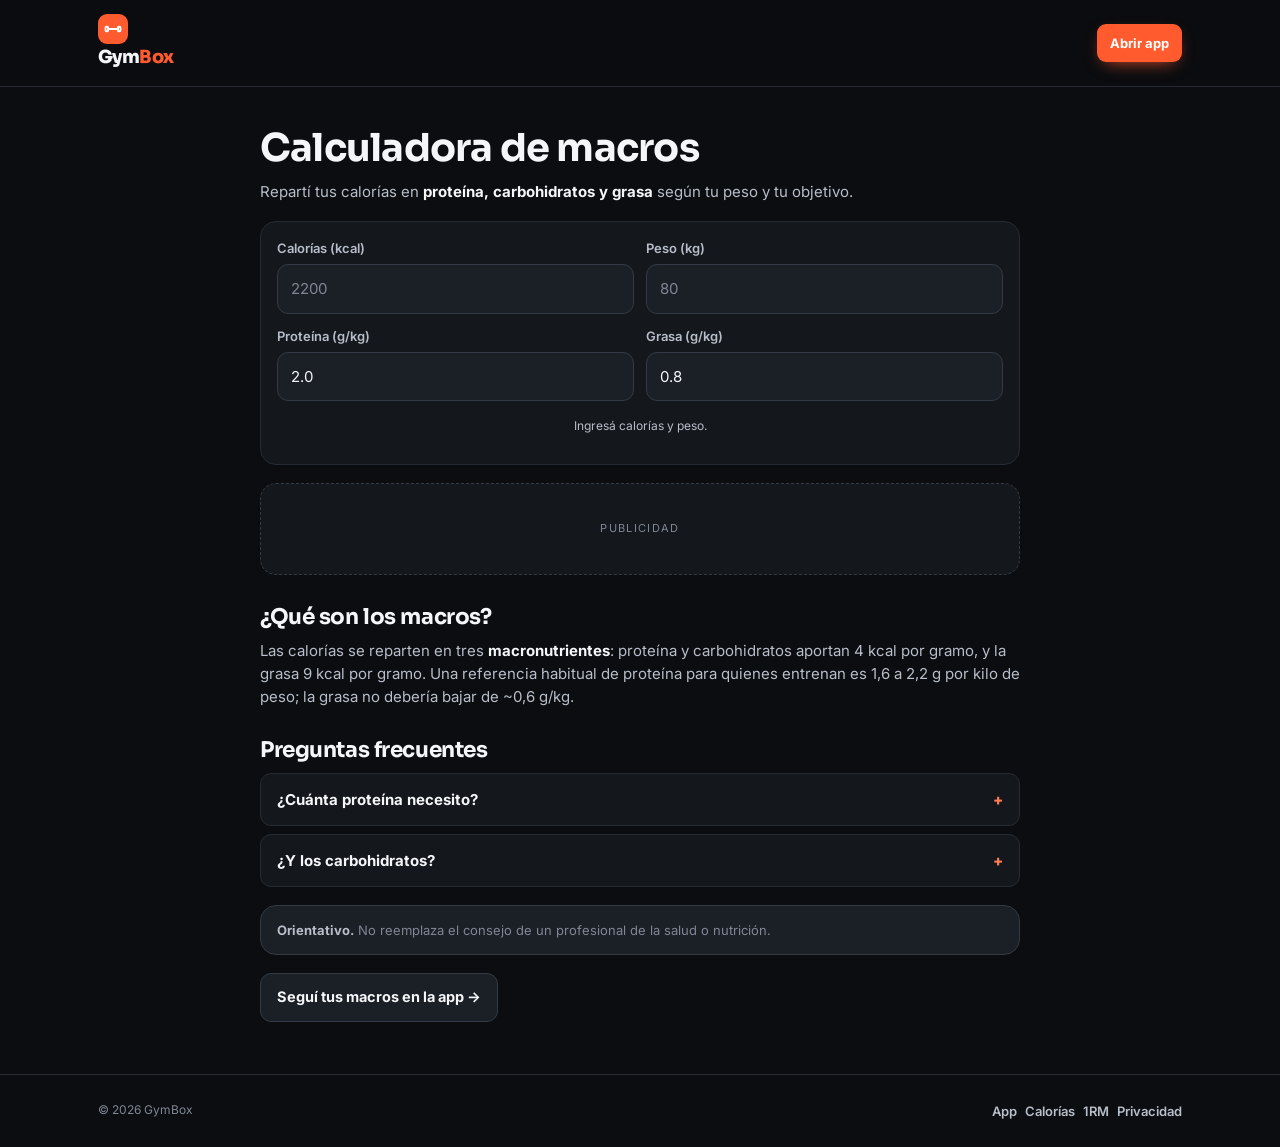
<file: calculadora-macros.html>
<!DOCTYPE html>
<html lang="es-AR">
<head>
  <meta charset="UTF-8" />
  <meta name="viewport" content="width=device-width, initial-scale=1, viewport-fit=cover" />
  <title>Calculadora de macros gratis | GymBox</title>
  <meta name="description" content="Calculá tus macros: proteína, carbohidratos y grasa según tus calorías y tu peso. Gratis y sin registro." />
  <link rel="canonical" href="https://gymbox.app/calculadora-macros.html" />
  <meta name="robots" content="index, follow" />
  <meta name="theme-color" content="#0b0d10" />
  <meta property="og:title" content="Calculadora de macros" />
  <meta property="og:image" content="https://gymbox.app/assets/og-image.png" />
  <link rel="icon" type="image/svg+xml" href="assets/favicon.svg" />
  <link rel="preconnect" href="https://fonts.googleapis.com" />
  <link rel="preconnect" href="https://fonts.gstatic.com" crossorigin />
  <link rel="stylesheet" href="https://fonts.googleapis.com/css2?family=Inter:wght@400;500;600;700;800&family=Sora:wght@600;700;800&display=swap" />
  <link rel="stylesheet" href="styles.css?v=20260905" />
  <script type="application/ld+json">{"@context":"https://schema.org","@type":"FAQPage","mainEntity":[{"@type":"Question","name":"¿Qué son los macros?","acceptedAnswer":{"@type":"Answer","text":"Los macronutrientes son proteínas, carbohidratos y grasas. Proteína y carbos aportan 4 kcal/g; la grasa, 9 kcal/g."}}]}</script>
</head>
<body>
  <header class="lp-header"><div class="in">
    <a class="brand" href="index.html"><span class="brand-mark"><svg viewBox="0 0 24 24" width="18" height="18" fill="none" stroke="currentColor" stroke-width="2.4" stroke-linecap="round"><rect x="2" y="9" width="3.5" height="6" rx="1"/><rect x="18.5" y="9" width="3.5" height="6" rx="1"/><path d="M5.5 12h13"/></svg></span><span class="brand-name">Gym<b>Box</b></span></a>
    <a class="btn btn-primary btn-sm" href="app.html">Abrir app</a>
  </div></header>

  <main class="lp-section">
    <div class="prose">
      <h1>Calculadora de macros</h1>
      <p>Repartí tus calorías en <strong>proteína, carbohidratos y grasa</strong> según tu peso y tu objetivo.</p>

      <div class="panel" style="margin:18px 0">
        <div class="grid g2">
          <div class="field"><label for="cal">Calorías (kcal)</label><input id="cal" class="input" inputmode="numeric" placeholder="2200"></div>
          <div class="field"><label for="peso">Peso (kg)</label><input id="peso" class="input" inputmode="decimal" placeholder="80"></div>
        </div>
        <div class="grid g2" style="margin-top:12px">
          <div class="field"><label for="prot">Proteína (g/kg)</label><input id="prot" class="input" inputmode="decimal" value="2.0"></div>
          <div class="field"><label for="grasa">Grasa (g/kg)</label><input id="grasa" class="input" inputmode="decimal" value="0.8"></div>
        </div>
        <div id="out" style="margin-top:16px"></div>
      </div>
      <div class="ad">Publicidad</div>

      <h2>¿Qué son los macros?</h2>
      <p>Las calorías se reparten en tres <strong>macronutrientes</strong>: proteína y carbohidratos aportan 4 kcal por gramo, y la grasa 9 kcal por gramo. Una referencia habitual de proteína para quienes entrenan es 1,6 a 2,2 g por kilo de peso; la grasa no debería bajar de ~0,6 g/kg.</p>

      <h2>Preguntas frecuentes</h2>
      <div class="faq">
        <details><summary>¿Cuánta proteína necesito?</summary><p>Entre 1,6 y 2,2 g por kilo de peso para personas activas.</p></details>
        <details><summary>¿Y los carbohidratos?</summary><p>Son el resto de las calorías después de fijar proteína y grasa. Dan energía para entrenar.</p></details>
      </div>
      <div class="disclaimer"><strong>Orientativo.</strong> No reemplaza el consejo de un profesional de la salud o nutrición.</div>
      <p><a class="btn btn-ghost" href="app.html">Seguí tus macros en la app →</a></p>
    </div>
  </main>

  <footer class="lp-foot"><div class="in"><span class="muted" style="font-size:12px">© <span id="y"></span> GymBox</span><nav class="lp-list"><a href="app.html">App</a><a href="calculadora-calorias.html">Calorías</a><a href="calculadora-1rm.html">1RM</a><a href="privacidad.html">Privacidad</a></nav></div></footer>

  <script defer src="js/calc.js?v=20260905"></script>
  <script defer>
  window.addEventListener("DOMContentLoaded", function () {
    document.getElementById("y").textContent=new Date().getFullYear();
    var C=window.GYM.calc;
    function val(id){return document.getElementById(id).value;}
    ["cal","peso","prot","grasa"].forEach(function(id){document.getElementById(id).addEventListener("input",upd);});
    function box(lab,mo,color){return '<div class="panel" style="padding:12px;text-align:center"><div style="font-size:12px;color:var(--ink-mute);font-weight:600">'+lab+'</div><div class="num" style="font-weight:800;font-size:1.5rem;color:'+color+'">'+Math.round(mo.g)+' g</div><div class="muted" style="font-size:11.5px">'+Math.round(mo.kcal)+' kcal · '+Math.round(mo.pct)+'%</div></div>';}
    function upd(){
      var out=document.getElementById("out");
      if(!val("cal")||!val("peso")){out.innerHTML='<p class="hint" style="text-align:center">Ingresá calorías y peso.</p>';return;}
      var m=C.macros({calorias:val("cal"),peso:val("peso"),protGkg:val("prot"),grasaGkg:val("grasa")});
      out.innerHTML='<div class="grid g3">'+box("Proteína",m.prot,"#34d99b")+box("Carbohidratos",m.carb,"#ff5b2e")+box("Grasa",m.grasa,"#c084fc")+'</div>'
        +'<div class="panel" style="margin-top:12px;text-align:center"><span class="muted">Total: </span><span class="num" style="font-weight:700">'+Math.round(m.totalKcal)+' kcal</span>'+(m.avisoSinCarbos?'<div class="muted" style="font-size:12px;margin-top:4px">⚠️ La proteína y grasa superan las calorías: no quedan carbos.</div>':'')+'</div>';
    }
    upd();
  });
  </script>
</body>
</html>
</file>
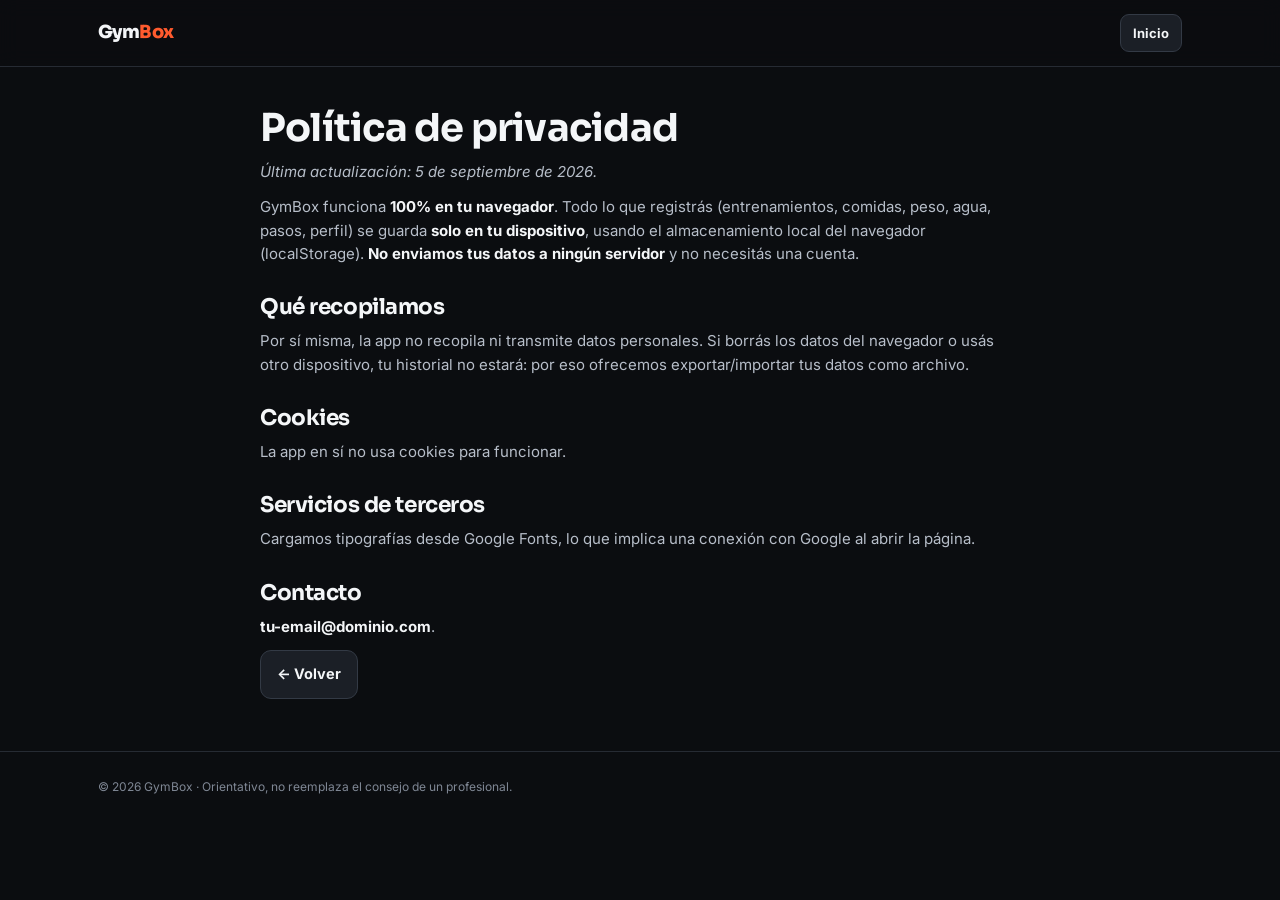
<file: privacidad.html>
<!DOCTYPE html>
<html lang="es-AR">
<head>
  <meta charset="UTF-8" />
  <meta name="viewport" content="width=device-width, initial-scale=1" />
  <title>Privacidad | GymBox</title>
  <meta name="description" content="Política de privacidad de GymBox. Tus datos se guardan solo en tu dispositivo." />
  <meta name="robots" content="noindex, follow" />
  <link rel="canonical" href="https://gymbox.app/privacidad.html" />
  <link rel="icon" type="image/svg+xml" href="assets/favicon.svg" />
  <link rel="preconnect" href="https://fonts.googleapis.com" />
  <link rel="preconnect" href="https://fonts.gstatic.com" crossorigin />
  <link rel="stylesheet" href="https://fonts.googleapis.com/css2?family=Inter:wght@400;500;600;700;800&family=Sora:wght@600;700;800&display=swap" />
  <link rel="stylesheet" href="styles.css?v=20260905" />
</head>
<body>
  <header class="lp-header"><div class="in"><a class="brand" href="index.html"><span class="brand-name">Gym<b>Box</b></span></a><a class="btn btn-ghost btn-sm" href="index.html">Inicio</a></div></header>
  <main class="lp-section"><div class="prose">
    <h1>Política de privacidad</h1>
    <p><em>Última actualización: 5 de septiembre de 2026.</em></p>
    <p>GymBox funciona <strong>100% en tu navegador</strong>. Todo lo que registrás (entrenamientos, comidas, peso, agua, pasos, perfil) se guarda <strong>solo en tu dispositivo</strong>, usando el almacenamiento local del navegador (localStorage). <strong>No enviamos tus datos a ningún servidor</strong> y no necesitás una cuenta.</p>
    <h2>Qué recopilamos</h2>
    <p>Por sí misma, la app no recopila ni transmite datos personales. Si borrás los datos del navegador o usás otro dispositivo, tu historial no estará: por eso ofrecemos exportar/importar tus datos como archivo.</p>
    <!-- TODO OWNER: si activás Google Analytics o AdSense, describí acá qué datos de uso y cookies se recopilan, y enlazá las políticas de esos proveedores. -->
    <h2>Cookies</h2>
    <p>La app en sí no usa cookies para funcionar.</p>
    <h2>Servicios de terceros</h2>
    <p>Cargamos tipografías desde Google Fonts, lo que implica una conexión con Google al abrir la página.</p>
    <h2>Contacto</h2>
    <p><!-- TODO OWNER: tu email real. --><strong>tu-email@dominio.com</strong>.</p>
    <p><a class="btn btn-ghost" href="index.html">← Volver</a></p>
  </div></main>
  <footer class="lp-foot"><div class="in"><span class="muted" style="font-size:12px">© 2026 GymBox · Orientativo, no reemplaza el consejo de un profesional.</span></div></footer>
</body>
</html>
</file>
<file: styles.css>
/* =============================================================================
 * GymBox — styles.css · Dark · Premium · Athletic · Minimal
 * Un solo archivo. Comparte app, landing y páginas SEO.
 * ============================================================================= */

/* ===== 1. Tokens ===== */
:root {
  --bg:        #0b0d10;
  --surface:   #14171c;
  --surface-2: #1b1f26;
  --surface-3: #222731;
  --line:      #262b33;
  --line-2:    #333a45;
  --ink:       #f4f6f8;
  --ink-soft:  #b7bec9;
  --ink-mute:  #7f8794;

  --accent:    #ff5b2e;   /* energía / performance */
  --accent-2:  #ff7d54;
  --accent-dim:#3a1c12;
  --good:      #34d99b;
  --good-dim:  #10291f;
  --warn:      #f4b740;
  --bad:       #ff5470;

  --radius:    16px;
  --radius-sm: 11px;
  --radius-lg: 22px;
  --pill:      999px;

  --ui:  "Inter", system-ui, -apple-system, "Segoe UI", Roboto, sans-serif;
  --disp:"Sora", var(--ui);
  --ease: cubic-bezier(.16,1,.3,1);
  --shadow: 0 10px 30px -12px rgba(0,0,0,.6);
  --sidebar: 244px;
  --maxw: 1120px;
}

/* ===== 2. Reset ===== */
*,*::before,*::after { box-sizing: border-box; margin: 0; }
html { -webkit-text-size-adjust: 100%; }
body {
  font-family: var(--ui); font-size: 15px; line-height: 1.55;
  color: var(--ink); background: var(--bg);
  -webkit-font-smoothing: antialiased; text-rendering: optimizeLegibility;
  overflow-x: clip;
}
img,svg { display: block; max-width: 100%; }
button { font: inherit; color: inherit; cursor: pointer; border: 0; background: none; }
a { color: inherit; text-decoration: none; }
input,select,button,textarea { font: inherit; }
h1,h2,h3,h4 { line-height: 1.12; letter-spacing: -.02em; font-weight: 700; }
::selection { background: var(--accent); color: #fff; }
:focus-visible { outline: 2px solid var(--accent); outline-offset: 2px; border-radius: 6px; }
.num { font-family: var(--disp); font-variant-numeric: tabular-nums; letter-spacing: -.02em; }
.mono { font-variant-numeric: tabular-nums; }
[hidden] { display: none !important; }

/* ===== 3. App layout ===== */
.app { min-height: 100vh; }
.app-shell { display: block; }

/* Sidebar (desktop) */
.sidebar {
  position: fixed; inset: 0 auto 0 0; width: var(--sidebar);
  background: var(--surface); border-right: 1px solid var(--line);
  padding: 20px 14px; display: none; flex-direction: column; z-index: 40;
}
.sidebar .brand { display: flex; align-items: center; gap: 10px; padding: 4px 8px 18px; }
.side-nav { display: flex; flex-direction: column; gap: 3px; }
.side-link {
  display: flex; align-items: center; gap: 12px; padding: 11px 12px; border-radius: var(--radius-sm);
  color: var(--ink-soft); font-weight: 600; font-size: 14.5px; transition: background .15s, color .15s;
}
.side-link svg { width: 20px; height: 20px; flex: none; opacity: .9; }
.side-link:hover { background: var(--surface-2); color: var(--ink); }
.side-link.active { background: var(--accent-dim); color: var(--accent-2); }
.side-link.active svg { opacity: 1; }
.side-foot { margin-top: auto; padding-top: 14px; }
.side-foot .side-link { font-size: 13px; color: var(--ink-mute); }

/* Topbar (mobile) */
.topbar {
  position: sticky; top: 0; z-index: 30; display: flex; align-items: center; justify-content: space-between;
  padding: 12px 16px; background: color-mix(in srgb, var(--bg) 82%, transparent);
  backdrop-filter: blur(10px); border-bottom: 1px solid var(--line);
}
.topbar .brand { display: flex; align-items: center; gap: 9px; }

.brand-mark { width: 30px; height: 30px; border-radius: 9px; background: var(--accent); display: grid; place-items: center; color: #fff; flex: none; }
.brand-name { font-family: var(--disp); font-weight: 800; font-size: 18px; letter-spacing: -.03em; }
.brand-name b { color: var(--accent); font-weight: 800; }

/* Main content */
.main { padding: 18px 16px 96px; }
.wrap { max-width: var(--maxw); margin: 0 auto; }

/* Bottom nav (mobile) */
.tabbar {
  position: fixed; left: 0; right: 0; bottom: 0; z-index: 40;
  display: flex; justify-content: space-around; align-items: stretch;
  background: color-mix(in srgb, var(--surface) 92%, transparent);
  backdrop-filter: blur(12px); border-top: 1px solid var(--line);
  padding: 6px 4px calc(6px + env(safe-area-inset-bottom, 0px));
}
.tab {
  display: flex; flex-direction: column; align-items: center; gap: 3px; flex: 1;
  padding: 6px 2px; color: var(--ink-mute); font-size: 10.5px; font-weight: 600; border-radius: 12px;
}
.tab svg { width: 22px; height: 22px; }
.tab.active { color: var(--accent-2); }
.tab.active svg { filter: drop-shadow(0 0 8px color-mix(in srgb, var(--accent) 55%, transparent)); }

@media (min-width: 900px) {
  .sidebar { display: flex; }
  .topbar, .tabbar { display: none; }
  .main { padding: 30px 34px 40px; margin-left: var(--sidebar); }
}

/* ===== 4. Typography helpers ===== */
.view-title { font-family: var(--disp); font-size: clamp(1.5rem, 5vw, 2rem); font-weight: 800; }
.view-sub { color: var(--ink-mute); font-size: 14px; margin-top: 2px; }
.eyebrow { font-size: 11.5px; font-weight: 700; letter-spacing: .12em; text-transform: uppercase; color: var(--ink-mute); }
.section-h { display: flex; align-items: baseline; justify-content: space-between; gap: 10px; margin: 26px 0 12px; }
.section-h h2 { font-family: var(--disp); font-size: 1.02rem; font-weight: 700; }
.muted { color: var(--ink-mute); }
.soft { color: var(--ink-soft); }
.accent { color: var(--accent-2); }

/* ===== 5. Surfaces / composition ===== */
.panel { background: var(--surface); border: 1px solid var(--line); border-radius: var(--radius); padding: 16px; }
.panel-flat { padding: 2px 0; }
.hairline { border-top: 1px solid var(--line); }
.grid { display: grid; gap: 12px; }
.g2 { grid-template-columns: repeat(2, minmax(0,1fr)); }
.g3 { grid-template-columns: repeat(3, minmax(0,1fr)); }
.g4 { grid-template-columns: repeat(2, minmax(0,1fr)); }
@media (min-width: 620px) { .g4 { grid-template-columns: repeat(4, minmax(0,1fr)); } }
.row { display: flex; align-items: center; gap: 10px; }
.between { display: flex; align-items: center; justify-content: space-between; gap: 10px; }
.wrap-gap { display: flex; flex-wrap: wrap; gap: 8px; }
.spacer { flex: 1; }

/* ===== 6. Buttons ===== */
.btn {
  display: inline-flex; align-items: center; justify-content: center; gap: 8px;
  padding: 12px 16px; border-radius: var(--radius-sm); font-weight: 700; font-size: 14.5px;
  transition: transform .1s var(--ease), background .15s, border-color .15s, color .15s;
  border: 1px solid transparent; white-space: nowrap;
}
.btn:active { transform: translateY(1px) scale(.99); }
.btn svg { width: 18px; height: 18px; }
.btn-primary { background: var(--accent); color: #fff; box-shadow: 0 6px 18px -8px var(--accent); }
.btn-primary:hover { background: var(--accent-2); }
.btn-ghost { background: var(--surface-2); color: var(--ink); border-color: var(--line-2); }
.btn-ghost:hover { border-color: var(--ink-mute); }
.btn-quiet { background: transparent; color: var(--ink-soft); }
.btn-quiet:hover { color: var(--ink); background: var(--surface-2); }
.btn-danger { background: transparent; color: var(--bad); border-color: color-mix(in srgb, var(--bad) 40%, transparent); }
.btn-danger:hover { background: color-mix(in srgb, var(--bad) 12%, transparent); }
.btn-block { width: 100%; }
.btn-lg { padding: 15px 20px; font-size: 16px; }
.btn-sm { padding: 8px 12px; font-size: 13px; border-radius: 9px; }
.fab-add { border: 1px dashed var(--line-2); color: var(--ink-soft); background: transparent; width: 100%; padding: 13px; border-radius: var(--radius-sm); font-weight: 700; }
.fab-add:hover { border-color: var(--accent); color: var(--accent-2); }

/* ===== 7. Inputs ===== */
.field { display: flex; flex-direction: column; gap: 6px; }
.field label, .field .lab { font-size: 13px; font-weight: 600; color: var(--ink-soft); }
.input, select.input, textarea.input {
  width: 100%; padding: 12px 13px; border-radius: var(--radius-sm);
  background: var(--surface-2); border: 1.5px solid var(--line-2); color: var(--ink);
  transition: border-color .15s, box-shadow .15s;
}
.input:focus { outline: none; border-color: var(--accent); box-shadow: 0 0 0 3px color-mix(in srgb, var(--accent) 22%, transparent); }
.input::placeholder { color: var(--ink-mute); }
.field .err { color: var(--bad); font-size: 12.5px; font-weight: 600; min-height: 0; }
.field.bad .input { border-color: var(--bad); }
.hint { font-size: 12px; color: var(--ink-mute); }

/* Stepper */
.stepper { display: grid; grid-template-columns: 46px 1fr 46px; align-items: stretch; gap: 8px; }
.stepper button { background: var(--surface-3); border: 1px solid var(--line-2); border-radius: var(--radius-sm); font-size: 22px; font-weight: 700; color: var(--ink); }
.stepper button:hover { border-color: var(--accent); color: var(--accent-2); }
.stepper .input { text-align: center; font-family: var(--disp); font-weight: 700; font-size: 18px; }

/* Segmented */
.seg { display: inline-flex; background: var(--surface-2); border: 1px solid var(--line-2); border-radius: var(--pill); padding: 3px; gap: 2px; }
.seg button { padding: 8px 14px; border-radius: var(--pill); font-weight: 700; font-size: 13.5px; color: var(--ink-mute); }
.seg button.on { background: var(--accent); color: #fff; }
.seg.seg-quiet button.on { background: var(--surface-3); color: var(--ink); }

/* Chips */
.chip { display: inline-flex; align-items: center; gap: 6px; padding: 6px 11px; border-radius: var(--pill); background: var(--surface-2); border: 1px solid var(--line-2); font-size: 12.5px; font-weight: 600; color: var(--ink-soft); }
.chip.on { background: var(--accent-dim); border-color: color-mix(in srgb, var(--accent) 45%, transparent); color: var(--accent-2); }

/* ===== 8. Stats / numbers ===== */
.stat { display: flex; flex-direction: column; gap: 3px; }
.stat .k { font-size: 12px; color: var(--ink-mute); font-weight: 600; }
.stat .v { font-family: var(--disp); font-weight: 800; font-size: 1.35rem; }
.stat .v small { font-size: .58em; color: var(--ink-mute); font-weight: 600; }

/* Ring progress */
.ring { --p: 0; --sz: 132px; width: var(--sz); height: var(--sz); position: relative; }
.ring svg { transform: rotate(-90deg); width: 100%; height: 100%; }
.ring .bg { stroke: var(--surface-3); }
.ring .fg { stroke: var(--accent); stroke-linecap: round; transition: stroke-dashoffset .5s var(--ease); }
.ring .center { position: absolute; inset: 0; display: grid; place-content: center; text-align: center; }
.ring .center .big { font-family: var(--disp); font-weight: 800; font-size: 1.7rem; line-height: 1; }
.ring .center .lab { font-size: 11px; color: var(--ink-mute); margin-top: 3px; }

/* Bars */
.bar { height: 8px; border-radius: var(--pill); background: var(--surface-3); overflow: hidden; }
.bar > span { display: block; height: 100%; border-radius: var(--pill); background: var(--accent); transition: width .4s var(--ease); }
.bar.good > span { background: var(--good); }
.bar.warn > span { background: var(--warn); }

/* Metric row (macro/agua/pasos) */
.metric { display: grid; grid-template-columns: 1fr auto; gap: 4px 10px; align-items: center; padding: 12px 0; }
.metric + .metric { border-top: 1px solid var(--line); }
.metric .lab { font-weight: 600; font-size: 13.5px; }
.metric .val { font-family: var(--disp); font-weight: 700; }
.metric .val b { color: var(--ink); } .metric .val span { color: var(--ink-mute); font-weight: 600; }
.metric .barwrap { grid-column: 1 / -1; }

/* Hero stat (destacada del dashboard) */
.hero-stat { position: relative; overflow: hidden; background: linear-gradient(160deg, var(--surface-2), var(--surface)); border: 1px solid var(--line-2); border-radius: var(--radius-lg); padding: 20px; }
.hero-stat .glow { position: absolute; width: 240px; height: 240px; right: -70px; top: -90px; background: radial-gradient(circle, color-mix(in srgb, var(--accent) 40%, transparent), transparent 70%); pointer-events: none; }

/* List rows */
.list { display: flex; flex-direction: column; }
.lrow { display: flex; align-items: center; gap: 12px; padding: 13px 0; border-top: 1px solid var(--line); }
.lrow:first-child { border-top: 0; }
.lrow .ic { width: 38px; height: 38px; border-radius: 11px; background: var(--surface-2); display: grid; place-items: center; color: var(--accent-2); flex: none; }
.lrow .main { min-width: 0; flex: 1; }
.lrow .t { font-weight: 700; font-size: 14.5px; overflow: hidden; text-overflow: ellipsis; white-space: nowrap; }
.lrow .s { font-size: 12.5px; color: var(--ink-mute); }
.lrow .end { text-align: right; font-family: var(--disp); font-weight: 700; }
.lrow.tap { cursor: pointer; border-radius: 10px; }
.lrow.tap:hover { background: var(--surface-2); }
.icon-btn { width: 34px; height: 34px; border-radius: 9px; display: grid; place-items: center; color: var(--ink-mute); }
.icon-btn:hover { color: var(--bad); background: var(--surface-2); }

/* Set-log rows (entreno) */
.setline { display: grid; grid-template-columns: 30px 1fr 1fr 40px; gap: 8px; align-items: center; padding: 7px 0; }
.setline .n { color: var(--ink-mute); font-weight: 700; text-align: center; }
.setline .input { padding: 12px 8px; text-align: center; font-family: var(--disp); font-weight: 700; font-size: 17px; }
.setline .rm { color: var(--ink-mute); }
.setline .head { color: var(--ink-mute); font-size: 11px; text-transform: uppercase; letter-spacing: .06em; }

/* ===== 9. PR banner ===== */
.pr { position: relative; overflow: hidden; border-radius: var(--radius); padding: 16px 18px; background: linear-gradient(135deg, var(--accent-dim), var(--surface-2)); border: 1px solid color-mix(in srgb, var(--accent) 45%, transparent); animation: prIn .5s var(--ease); }
.pr .tag { font-size: 11px; font-weight: 800; letter-spacing: .14em; color: var(--accent-2); }
.pr .v { font-family: var(--disp); font-weight: 800; font-size: 1.6rem; }
@keyframes prIn { from { opacity: 0; transform: translateY(8px) scale(.98); } }
@media (prefers-reduced-motion: reduce) { .pr { animation: none; } }

/* ===== 10. Timer ===== */
.timer { text-align: center; padding: 10px 0; }
.timer .clock { font-family: var(--disp); font-weight: 800; font-size: clamp(3.5rem, 22vw, 6rem); line-height: 1; letter-spacing: -.04em; }
.timer .clock.warn { color: var(--accent-2); }
.timer .lab { color: var(--ink-mute); letter-spacing: .16em; text-transform: uppercase; font-size: 12px; }

/* ===== 11. Plate visual ===== */
.plates { display: flex; align-items: center; gap: 4px; flex-wrap: wrap; justify-content: center; padding: 10px 0; }
.plate { border-radius: 4px; color: #05130d; font-weight: 800; font-size: 11px; display: grid; place-items: center; min-width: 26px; }

/* ===== 12. Chart (svg line) ===== */
.chart { width: 100%; height: 160px; }
.chart .line { fill: none; stroke: var(--accent); stroke-width: 2.5; }
.chart .area { fill: url(#garea); opacity: .5; }
.chart .dot { fill: var(--accent); }
.chart .grid { stroke: var(--line); stroke-width: 1; }
.chart-empty { color: var(--ink-mute); text-align: center; padding: 30px 10px; font-size: 13.5px; }

/* ===== 13. Calendar ===== */
.cal { display: grid; grid-template-columns: repeat(7, 1fr); gap: 6px; }
.cal .cell { aspect-ratio: 1; border-radius: 9px; background: var(--surface-2); border: 1px solid var(--line); display: grid; place-items: center; font-size: 12px; font-weight: 700; color: var(--ink-mute); position: relative; cursor: pointer; }
.cal .cell.has { color: var(--ink); border-color: var(--line-2); }
.cal .cell .dots { position: absolute; bottom: 5px; display: flex; gap: 2px; }
.cal .cell .dots i { width: 4px; height: 4px; border-radius: 50%; background: var(--accent); }
.cal .cell .dots i.g { background: var(--good); }
.cal .dow { text-align: center; font-size: 10.5px; color: var(--ink-mute); font-weight: 700; }

/* ===== 14. Modal / sheet ===== */
.scrim { position: fixed; inset: 0; background: rgba(0,0,0,.6); z-index: 60; opacity: 0; animation: fade .2s forwards; display: grid; align-items: end; }
@media (min-width: 620px) { .scrim { align-items: center; } }
.sheet { background: var(--surface); border: 1px solid var(--line-2); border-radius: var(--radius-lg) var(--radius-lg) 0 0; width: 100%; max-width: 520px; margin: 0 auto; padding: 18px 18px calc(18px + env(safe-area-inset-bottom,0)); max-height: 90vh; overflow-y: auto; animation: up .25s var(--ease); }
@media (min-width: 620px) { .sheet { border-radius: var(--radius-lg); animation: pop .2s var(--ease); } }
.sheet h3 { font-family: var(--disp); font-size: 1.15rem; margin-bottom: 4px; }
.sheet .handle { width: 40px; height: 4px; border-radius: 4px; background: var(--line-2); margin: -6px auto 12px; }
@keyframes fade { to { opacity: 1; } }
@keyframes up { from { transform: translateY(30px); } }
@keyframes pop { from { transform: scale(.96); opacity: .6; } }
@media (prefers-reduced-motion: reduce) { .scrim,.sheet { animation: none; opacity: 1; } }

/* ===== 15. Toast ===== */
.toast-wrap { position: fixed; left: 0; right: 0; bottom: 84px; z-index: 80; display: flex; flex-direction: column; align-items: center; gap: 8px; pointer-events: none; }
@media (min-width: 900px) { .toast-wrap { bottom: 24px; left: var(--sidebar); } }
.toast { background: var(--surface-3); border: 1px solid var(--line-2); color: var(--ink); padding: 10px 16px; border-radius: var(--pill); font-weight: 600; font-size: 13.5px; box-shadow: var(--shadow); animation: up .2s var(--ease); }
.toast.good { border-color: color-mix(in srgb, var(--good) 50%, transparent); }

/* ===== 16. Empty states ===== */
.empty { text-align: center; padding: 34px 16px; color: var(--ink-mute); }
.empty .ic { width: 54px; height: 54px; margin: 0 auto 12px; border-radius: 16px; background: var(--surface-2); display: grid; place-items: center; color: var(--accent-2); }
.empty h3 { color: var(--ink); font-size: 1.05rem; margin-bottom: 5px; }
.empty p { font-size: 13.5px; max-width: 34ch; margin: 0 auto 14px; }

/* ===== 17. Ad slot ===== */
.ad { display: grid; place-items: center; min-height: 92px; border: 1.5px dashed var(--line-2); border-radius: var(--radius); color: var(--ink-mute); font-size: 11px; letter-spacing: .12em; text-transform: uppercase; background: var(--surface); margin: 18px 0; }

/* ===== 18. Landing ===== */
.lp-header { position: sticky; top: 0; z-index: 30; background: color-mix(in srgb, var(--bg) 82%, transparent); backdrop-filter: blur(10px); border-bottom: 1px solid var(--line); }
.lp-header .in { max-width: var(--maxw); margin: 0 auto; display: flex; align-items: center; justify-content: space-between; padding: 14px 18px; }
.lp-hero { max-width: var(--maxw); margin: 0 auto; padding: clamp(40px, 9vw, 96px) 18px 40px; }
.lp-hero h1 { font-family: var(--disp); font-weight: 800; font-size: clamp(2.4rem, 9vw, 4.6rem); line-height: .98; letter-spacing: -.04em; }
.lp-hero h1 .o { color: var(--accent); }
.lp-hero p { color: var(--ink-soft); font-size: clamp(1.05rem, 3vw, 1.3rem); max-width: 46ch; margin: 18px 0 26px; }
.lp-cta { display: flex; flex-wrap: wrap; gap: 12px; align-items: center; }
.lp-note { color: var(--ink-mute); font-size: 13px; }
.lp-mock { max-width: var(--maxw); margin: 10px auto 0; padding: 0 18px; }
.lp-mockframe { border: 1px solid var(--line-2); border-radius: var(--radius-lg); background: var(--surface); overflow: hidden; box-shadow: var(--shadow); }
.lp-section { max-width: var(--maxw); margin: 0 auto; padding: 40px 18px; }
.lp-features { display: grid; gap: 14px; grid-template-columns: 1fr; }
@media (min-width: 700px) { .lp-features { grid-template-columns: repeat(3,1fr); } }
.lp-feat { background: var(--surface); border: 1px solid var(--line); border-radius: var(--radius); padding: 18px; }
.lp-feat .fi { width: 40px; height: 40px; border-radius: 11px; background: var(--accent-dim); color: var(--accent-2); display: grid; place-items: center; margin-bottom: 12px; }
.lp-feat h3 { font-size: 1.05rem; margin-bottom: 6px; }
.lp-feat p { color: var(--ink-mute); font-size: 13.5px; }
.lp-list { display: flex; flex-wrap: wrap; gap: 8px; }
.lp-foot { border-top: 1px solid var(--line); }
.lp-foot .in { max-width: var(--maxw); margin: 0 auto; padding: 26px 18px; display: flex; flex-wrap: wrap; gap: 14px; justify-content: space-between; color: var(--ink-mute); font-size: 13px; }
.lp-foot a { color: var(--ink-soft); font-weight: 600; }

/* ===== 19. Prose (SEO pages / legal) ===== */
.prose { max-width: 760px; margin: 0 auto; }
.prose h1 { font-family: var(--disp); font-size: clamp(1.8rem,5vw,2.4rem); margin-bottom: 10px; }
.prose h2 { font-family: var(--disp); font-size: 1.35rem; margin: 30px 0 10px; }
.prose p { color: var(--ink-soft); margin-bottom: 12px; }
.prose ul, .prose ol { color: var(--ink-soft); margin: 0 0 12px 1.2rem; }
.prose li { margin-bottom: 6px; }
.prose strong { color: var(--ink); }
.faq details { border: 1px solid var(--line); border-radius: var(--radius-sm); margin-bottom: 8px; background: var(--surface); }
.faq summary { cursor: pointer; padding: 14px 16px; font-weight: 700; list-style: none; display: flex; justify-content: space-between; }
.faq summary::-webkit-details-marker { display: none; }
.faq summary::after { content: "+"; color: var(--accent-2); font-weight: 800; }
.faq details[open] summary::after { content: "–"; }
.faq p { padding: 0 16px 14px; color: var(--ink-soft); }
.disclaimer { background: var(--surface-2); border: 1px solid var(--line-2); border-radius: var(--radius); padding: 14px 16px; font-size: 13px; color: var(--ink-mute); margin: 18px 0; }
.disclaimer strong { color: var(--ink-soft); }

/* ===== 20. Reduced motion ===== */
@media (prefers-reduced-motion: reduce) { * { transition-duration: .01ms !important; } }
</file>
